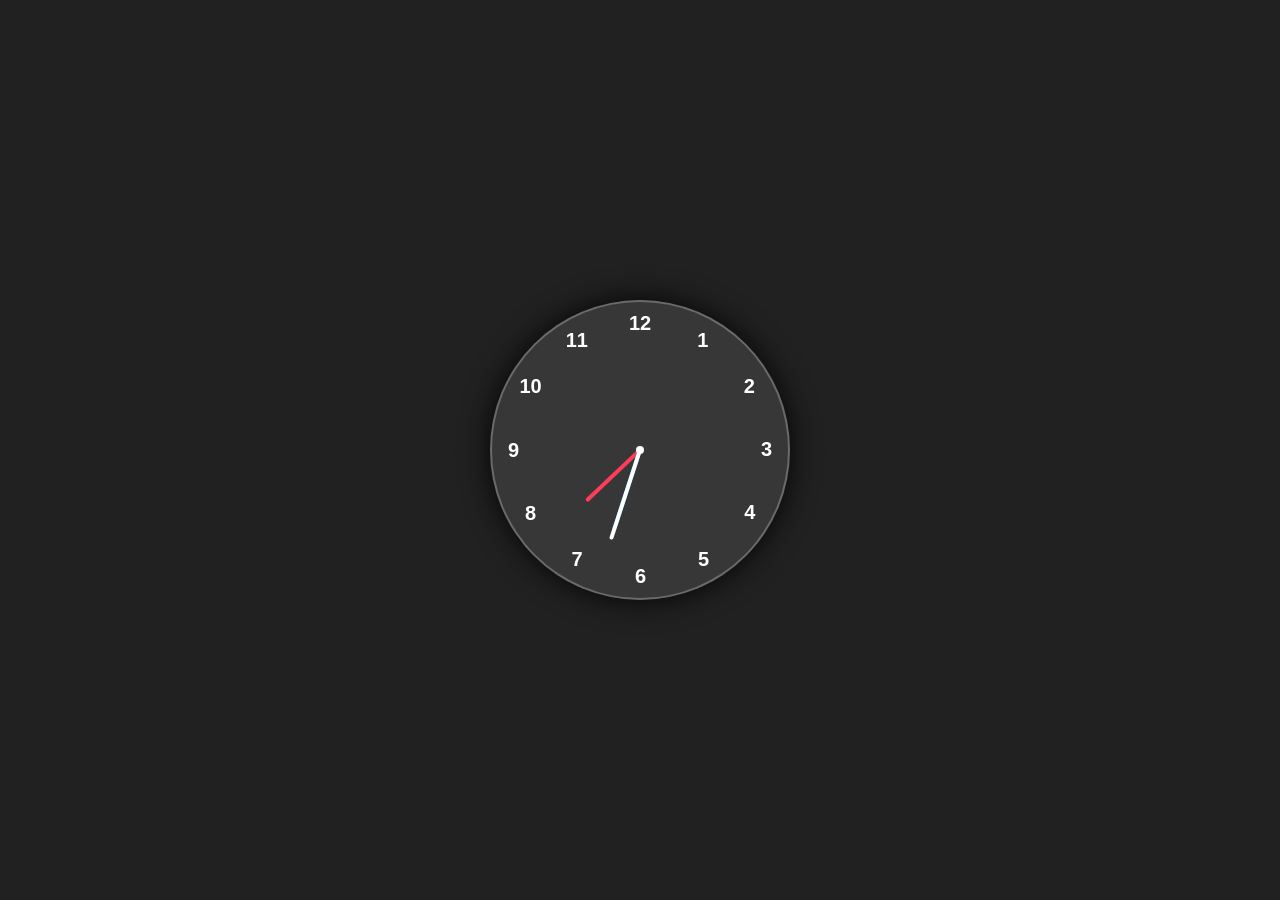
<file: Analog Clock/index.html>
<!doctype html>
<html lang="en">
  <head>
    <meta charset="UTF-8" />
    <meta http-equiv="X-UA-Compatible" content="IE=edge" />
    <meta name="viewport" content="width=device-width, initial-scale=1.0" />
    <link rel="stylesheet" href="style.css" />
    <title>Analog Clock</title>
  </head>

  <body>
    <div class="container">
      <div class="clock">
        <div style="--clr: #ff3d58; --h: 74px" id="hour" class="hand">
          <i></i>
        </div>
        <div style="--clr: #00a6ff; --h: 84px" id="min" class="hand">
          <i></i>
        </div>
        <div style="--clr: #ffffff; --h: 94px" id="sec" class="hand">
          <i></i>
        </div>

        <span style="--i: 1"><b>1</b></span>
        <span style="--i: 2"><b>2</b></span>
        <span style="--i: 3"><b>3</b></span>
        <span style="--i: 4"><b>4</b></span>
        <span style="--i: 5"><b>5</b></span>
        <span style="--i: 6"><b>6</b></span>
        <span style="--i: 7"><b>7</b></span>
        <span style="--i: 8"><b>8</b></span>
        <span style="--i: 9"><b>9</b></span>
        <span style="--i: 10"><b>10</b></span>
        <span style="--i: 11"><b>11</b></span>
        <span style="--i: 12"><b>12</b></span>
      </div>
    </div>

    <script src="script.js"></script>
  </body>
</html>
</file>
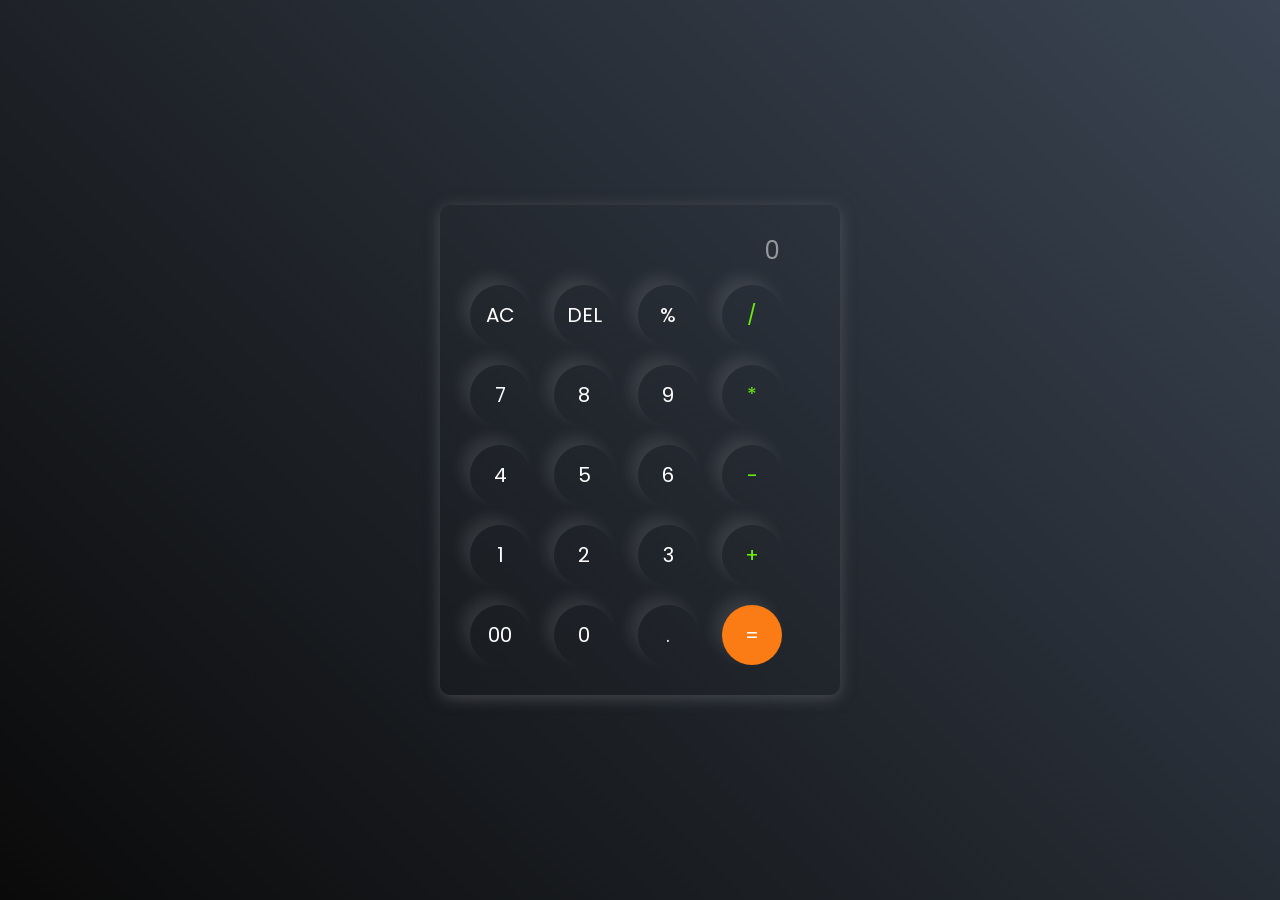
<file: Calculator/index.html>
<!DOCTYPE html>
<html lang="en">
<head>
    <meta charset="UTF-8">
    <meta name="viewport" content="width=device-width, initial-scale=1.0">
    <title>Calculator</title>
    <link rel="stylesheet" href="styles.css">
</head>
<body>
    <div class="calculator">
            <input type="text" id="input-box" placeholder="0">
            <div>
                <button>AC</button>
                <button>DEL</button>
                <button>%</button>
                <button class="operator">/</button>
            </div>
             <div>
                <button>7</button>
                <button>8</button>
                <button>9</button>
                <button class="operator">*</button>
            </div>
             <div>
                <button>4</button>
                <button>5</button>
                <button>6</button>
                <button class="operator">-</button>
            </div>
             <div>
                <button>1</button>
                <button>2</button>
                <button>3</button>
                <button class="operator">+</button>
            </div>
             <div>
                <button>00</button>
                <button>0</button>
                <button>.</button>
                <button class="equalBtn">=</button>
            </div>


       <script src="./script.js"></script>
    </div>
</body>
</html>
</file>
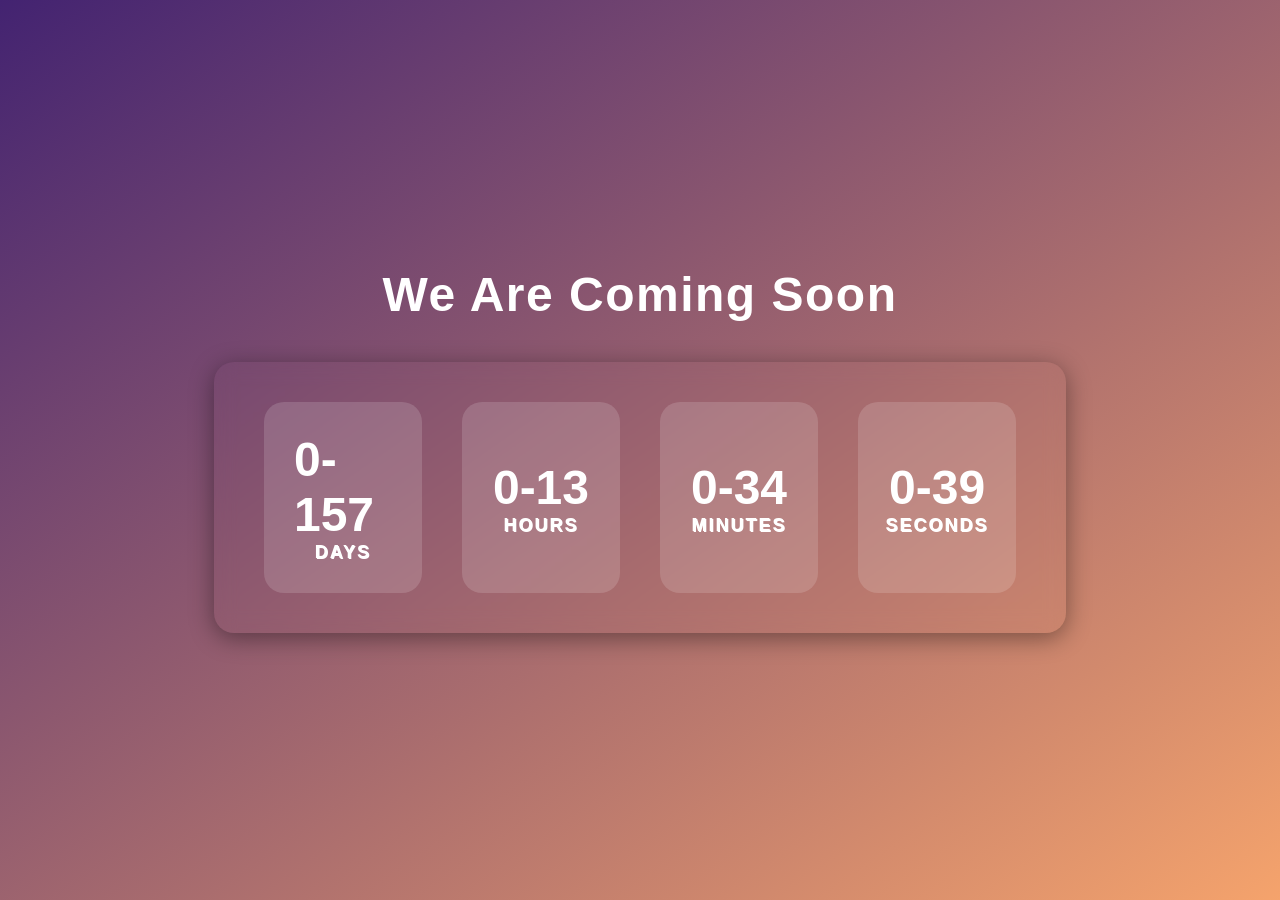
<file: CountDown Timer/index.html>
<!doctype html>
<html lang="en">
  <head>
    <meta charset="UTF-8" />
    <meta name="viewport" content="width=device-width, initial-scale=1.0" />
    <title>Countdown Timer using JavaScript</title>
    <link rel="stylesheet" href="style.css" />
  </head>
  <body>
    <h1>We Are Coming Soon</h1>
    <div class="countdown">
      <div class="timer">
        <span class="time" id="days">10</span>
        <span class="label">Days</span>
      </div>
      <div class="timer">
        <span class="time" id="hours">10</span>
        <span class="label">Hours</span>
      </div>
      <div class="timer">
        <span class="time" id="mins">10</span>
        <span class="label">Minutes</span>
      </div>
      <div class="timer">
        <span class="time" id="secs">10</span>
        <span class="label">Seconds</span>
      </div>
    </div>

    <script src="./script.js"></script>
  </body>
</html>
</file>
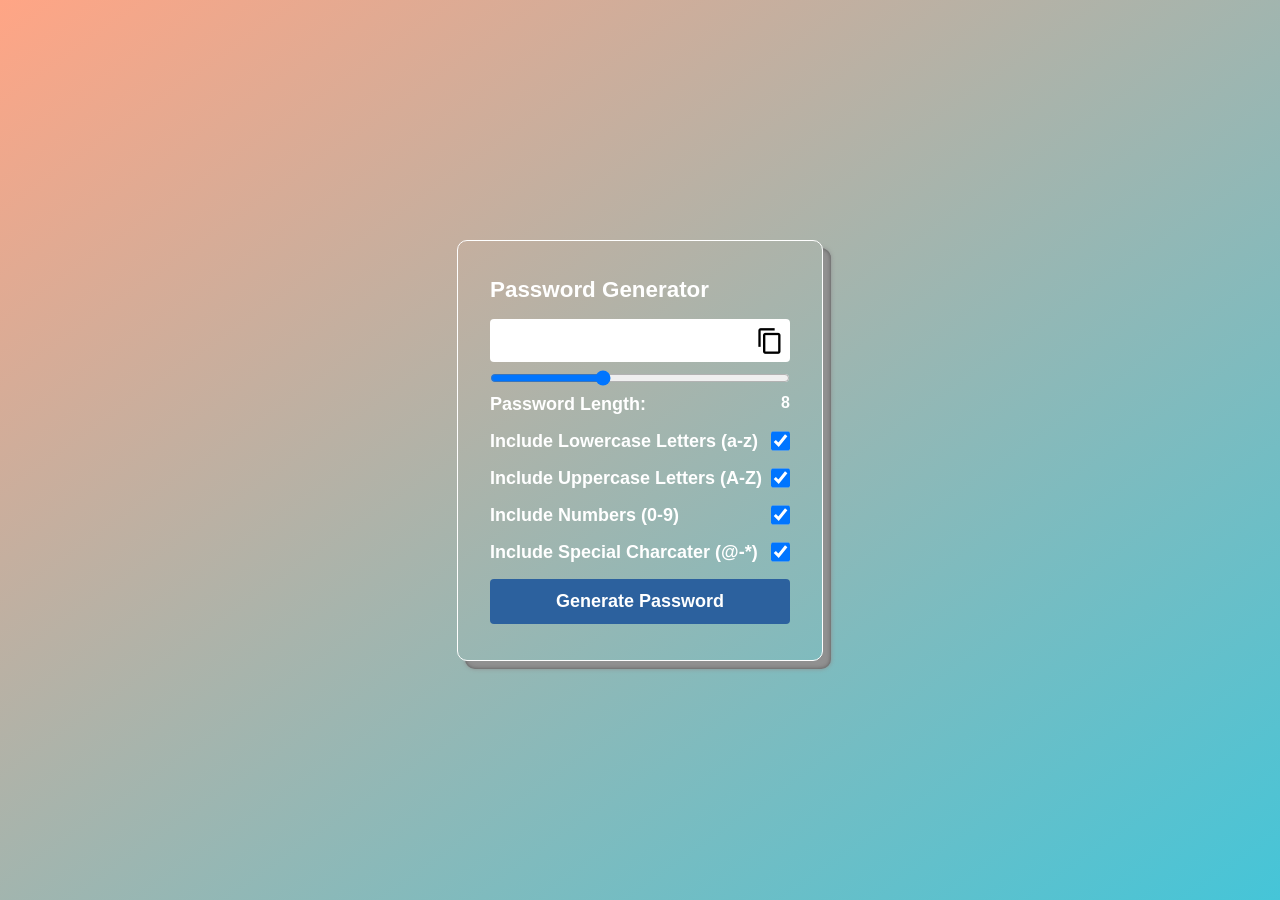
<file: Password Generator/index.html>
<!DOCTYPE html>
<html lang="en">
<head>
    <meta charset="UTF-8">
    <meta name="viewport" content="width=device-width, initial-scale=1.0">
    <title>Password Generator</title>
    <link rel="stylesheet" href="style.css">
     <link
      href="https://fonts.googleapis.com/icon?family=Material+Icons"
      rel="stylesheet"
    />
</head>
<body>
    <div class="container">
        <h1>Password Generator</h1>
        <div class="inputBox">
        <input type="text" class="passBox" id="passBox"disabled>
        <span class="material-icons" id="copyIcon">content_copy</span>
        </div>
       
        <input type="range" min="1" max="20" value="8" class="slider" id="inputSlider">
        <div class="row">
            <p>Password Length:</p>
            <span id="sliderValue"></span>
        </div>

        <div class="row">
            <label for="lowercase">Include Lowercase Letters (a-z)</label>
            <input type="checkbox" id="lowercase" class="lowercase" name="lowercase" checked>
        </div>
        <div class="row">
            <label for="uppercase">Include Uppercase Letters (A-Z)</label>
            <input type="checkbox" id="uppercase" class="uppercase" name="uppercase" checked>
        </div>
        <div class="row">
            <label for="numbers">Include Numbers (0-9)</label>
            <input type="checkbox" id="numbers" class="numbers" name="numbers" checked>
        </div>
        <div class="row">
            <label for="symbols">Include Special Charcater (@-*)</label>
            <input type="checkbox" id="symbols" class="symbols" name="symbols" checked>
        </div>

        <button class="genBtn" id="genBtn">
            Generate Password
        </button>
<script src="./script.js"></script>
    </div>
</body>
</html>
</file>
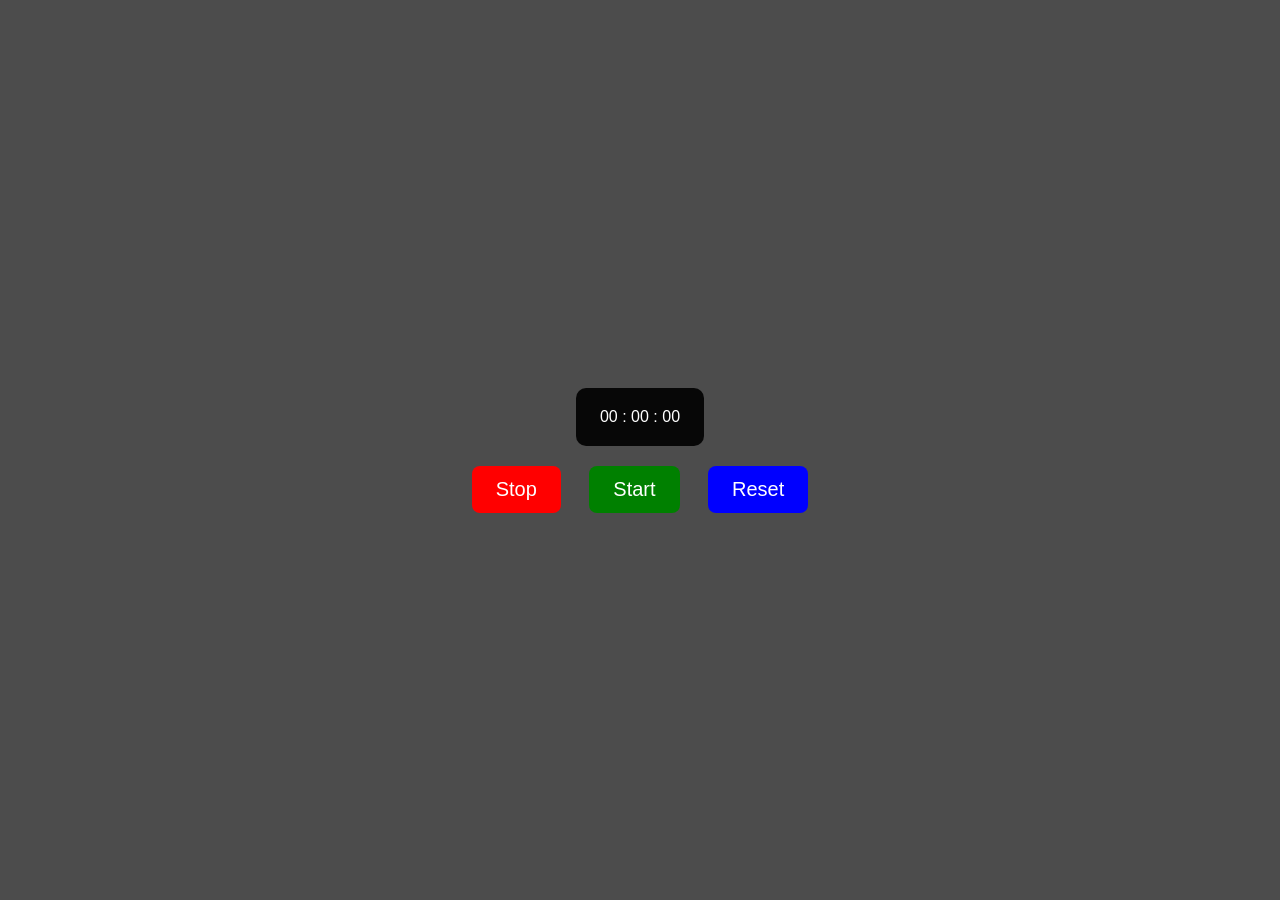
<file: StopWatch/index.html>
<!doctype html>
<html lang="en">
  <head>
    <meta charset="UTF-8" />
    <meta http-equiv="X-UA-Compatible" content="IE=edge" />
    <meta name="viewport" content="width=device-width, initial-scale=1.0" />
    <link rel="stylesheet" href="style.css" />
    <title>Stopwatch</title>
  </head>
  <body>
    <div class="stopwatch">
      <div class="timerDisplay">00 : 00 : 00</div>
    </div>

    <div class="buttons">
      <button id="stopBtn" class="btn" style="--clr: red">Stop</button>

      <button id="startBtn" class="btn" style="--clr: green">Start</button>

      <button id="resetBtn" class="btn" style="--clr: blue">Reset</button>
    </div>

    <script src="script.js"></script>
  </body>
</html>
</file>
<file: Analog Clock/style.css>
*{
    margin: 0;
    padding: 0;
    box-sizing: border-box;
    font-family: sans-serif;
    color: #ffffff;
}

body{
    display: flex;
    justify-content: center;
    align-items: center;
    min-height: 100vh;
    background-color: #212121;
}

.container{
    position: relative;
}

.clock{
    width: 300px;
    height: 300px;
    border-radius: 50%;
    background-color: rgba(255, 255, 255, 0.1);
    border: 2px solid rgba(255, 255, 255, 0.25);
    box-shadow: 0px 0px 30px rgba(0, 0, 0, 0.9);
    display: flex;
    justify-content: center;
    align-items: center;
}

.clock span{
    position: absolute;
    transform: rotate(calc(30deg * var(--i))); 
    inset: 12px;
    text-align: center;
}

.clock span b{
    transform: rotate(calc(-30deg * var(--i)));
    display: inline-block;
    font-size: 20px;
}

.clock::before{
    content: '';
    position: absolute;
    width: 8px;
    height: 8px;
    border-radius: 50%;
    background-color: #fff;
    z-index: 2;
}

.hand{
    position: absolute;
    display: flex;
    justify-content: center;
    align-items: flex-end;
}
.hand i{
    position: absolute;
    background-color: var(--clr);
    width: 4px;
    height: var(--h);
    border-radius: 8px;
}
</file>
<file: Calculator/styles.css>
@import url('https://fonts.googleapis.com/css2?family=Poppins:wght@500&display=swap');
*{
    margin: 0;
    padding: 0;
    box-sizing: border-box;
    font-family: 'Poppins', sans-serif;
}
body{
    display: flex;
    justify-content: center;
    align-items: center;
    height: 100vh;
    background: linear-gradient(45deg, #0a0a0a, #3a4452);
}

.calculator{
    width: 400px;
    background: transparent;
    border-radius: 10px;
    box-shadow: 0px 3px 15px rgba(113, 115, 119, 0.5);
    padding: 20px;
}
input{
    width: 320px;
    height: 50px;
    background: transparent;
    border: none;
    outline: none;
    color: #fff;
    font-size: 24px;
    text-align: right;
}
input::placeholder{
    color: #fff;
    opacity: 0.5;
}
button{
    border: none;
    width: 60px;
    height: 60px;
    margin: 10px;
    border-radius: 50%;
    background: transparent;
    color: #ffffff;
    font-size: 20px;
    box-shadow: -8px -8px 15px rgba(255, 255, 255, 0.1);
    cursor: pointer;
}
.equalBtn{
    background-color: #fb7c14;
}

.operator{
    color: #6dee0a;
}
</file>
<file: CountDown Timer/style.css>
*{
    margin: 0;
    padding: 0;
    box-sizing: border-box;
    font-family: sans-serif;

}
body{
    display: flex;
    justify-content: center;
    align-items: center;
    height: 100vh;
    background: linear-gradient(145deg, #432371,#f5a36c);
    flex-direction: column;
    color: #fff;

}
h1{
    font-size: 48px;
    margin-bottom: 40px;
    letter-spacing: 1.5px;
}
.countdown{
    display: flex;
    justify-content: center;
    align-items: center;
    box-shadow: 0 5px 25px rgba(0,0,0,0.4);
    padding: 40px 30px;
    border-radius: 20px;
    backdrop-filter: blur(10px);
    
}
.timer{
    background-color: rgba(255,255,255,0.15);
    padding: 30px;
    margin: 0 20px;
    border-radius: 20px;
    display: flex;
    align-items: center;    
    justify-content: center;
    flex-direction: column;
    width: 100%;
    min-width: 100px;
    max-width: 160px;
    height: 100%;
    transition: background-color 0.3s ease-in-out;
}

.timer .time{
    font-size: 48px;
    font-weight: 700;

}
.timer .label{
    font-size: 18px;
    font-weight: 700;
    text-transform: uppercase;
    letter-spacing: 2px;
    text-shadow: 1px 1px #fff;

}
.timer:hover{
    background: rgba(255,255,255,0.25);

}
@media screen and(max-width:1024px){
    h1{
        font-size: 38px;
    }
    .countdown{
        flex-wrap: wrap;
    }
    .timer{
        max-height:150px;
        margin:20px
    }
}
</file>
<file: Password Generator/style.css>
*{
    margin: 0;
    padding: 0;
    box-sizing: border-box;
    font-family: sans-serif;
}

body{
    max-width: 100vw;
    min-height: 100vh;
    display: flex;
    justify-content: center;
    align-items: center;
    background: linear-gradient(to right bottom, #ffa585, #45c5d8);
    color: #fff;
    font-weight: 600;
}

.container{
    border: 0.5px solid #fff;
    border-radius: 10px;
    padding: 28px 32px;
    display: flex;
    flex-direction: column;
    background: transparent;
    box-shadow: 8px 8px 4px #909090, 8px 8px 0px #575757;
}

.container h1{
    font-size: 1.4rem;
    margin-block: 8px;
}
.inputBox{
    position: relative;
}

.inputBox span{
    position: absolute;
    top: 16px;
    right: 6px;
    color: #000;
    font-size: 28px;
    cursor: pointer;
    z-index: 2;
}
.passBox{
    background-color: #fff;
    border: none;
    outline: none;
    padding: 10px;
    width: 300px;
    border-radius: 4px;
    font-size: 20px;
    margin-block: 8px;
    text-overflow: ellipsis;
}

.row{
    display: flex;
    margin-block: 8px;
}

.row p, .row label{
    flex-basis: 100%;
    font-size: 18px;
}

.row input[type="checkbox"]{
    width: 20px;
    height: 20px;
}

.genBtn{
    border: none;
    outline: none;
    background-color: #2c619e;
    padding: 12px 24px;
    color: #fff;
    font-size: 18px;
    margin-block: 8px;
    font-weight: 700;
    cursor: pointer;
    border-radius: 4px;
}

.genBtn:hover{
    background-color: #0066ff;
}
</file>
<file: StopWatch/style.css>
*{
    margin: 0;
    padding: 0;
    box-sizing: border-box;
    font-family:Verdana, Geneva, Tahoma, sans-serif;
}
body{
    background-color: rgb(0, 0, 0,0.7);
    color: white;
    display: flex;
    justify-content: center;
    align-items: center;
    min-height: 100vh;
    flex-direction: column;
}

.stopwatch{
    background-color: rgba(0, 0, 0, 0.9);
    padding: 20px 24px;
    border-radius: 10px;
    /* box-shadow: 0 0 10px rgba(255, 255, 255, 0.5); */
}
.timerdisplay{
    font-size: 50px;
    font-weight: 600;
}
.buttons{
    margin-top: 20px;
}

.btn{
  font-size: 20px;
    background: none;
    border: none;
    color: #fff;
    background-color: var(--clr);
    padding: 12px 24px;
    margin-inline: 12px;
    border-radius: 8px;
    cursor: pointer;
}
</file>
